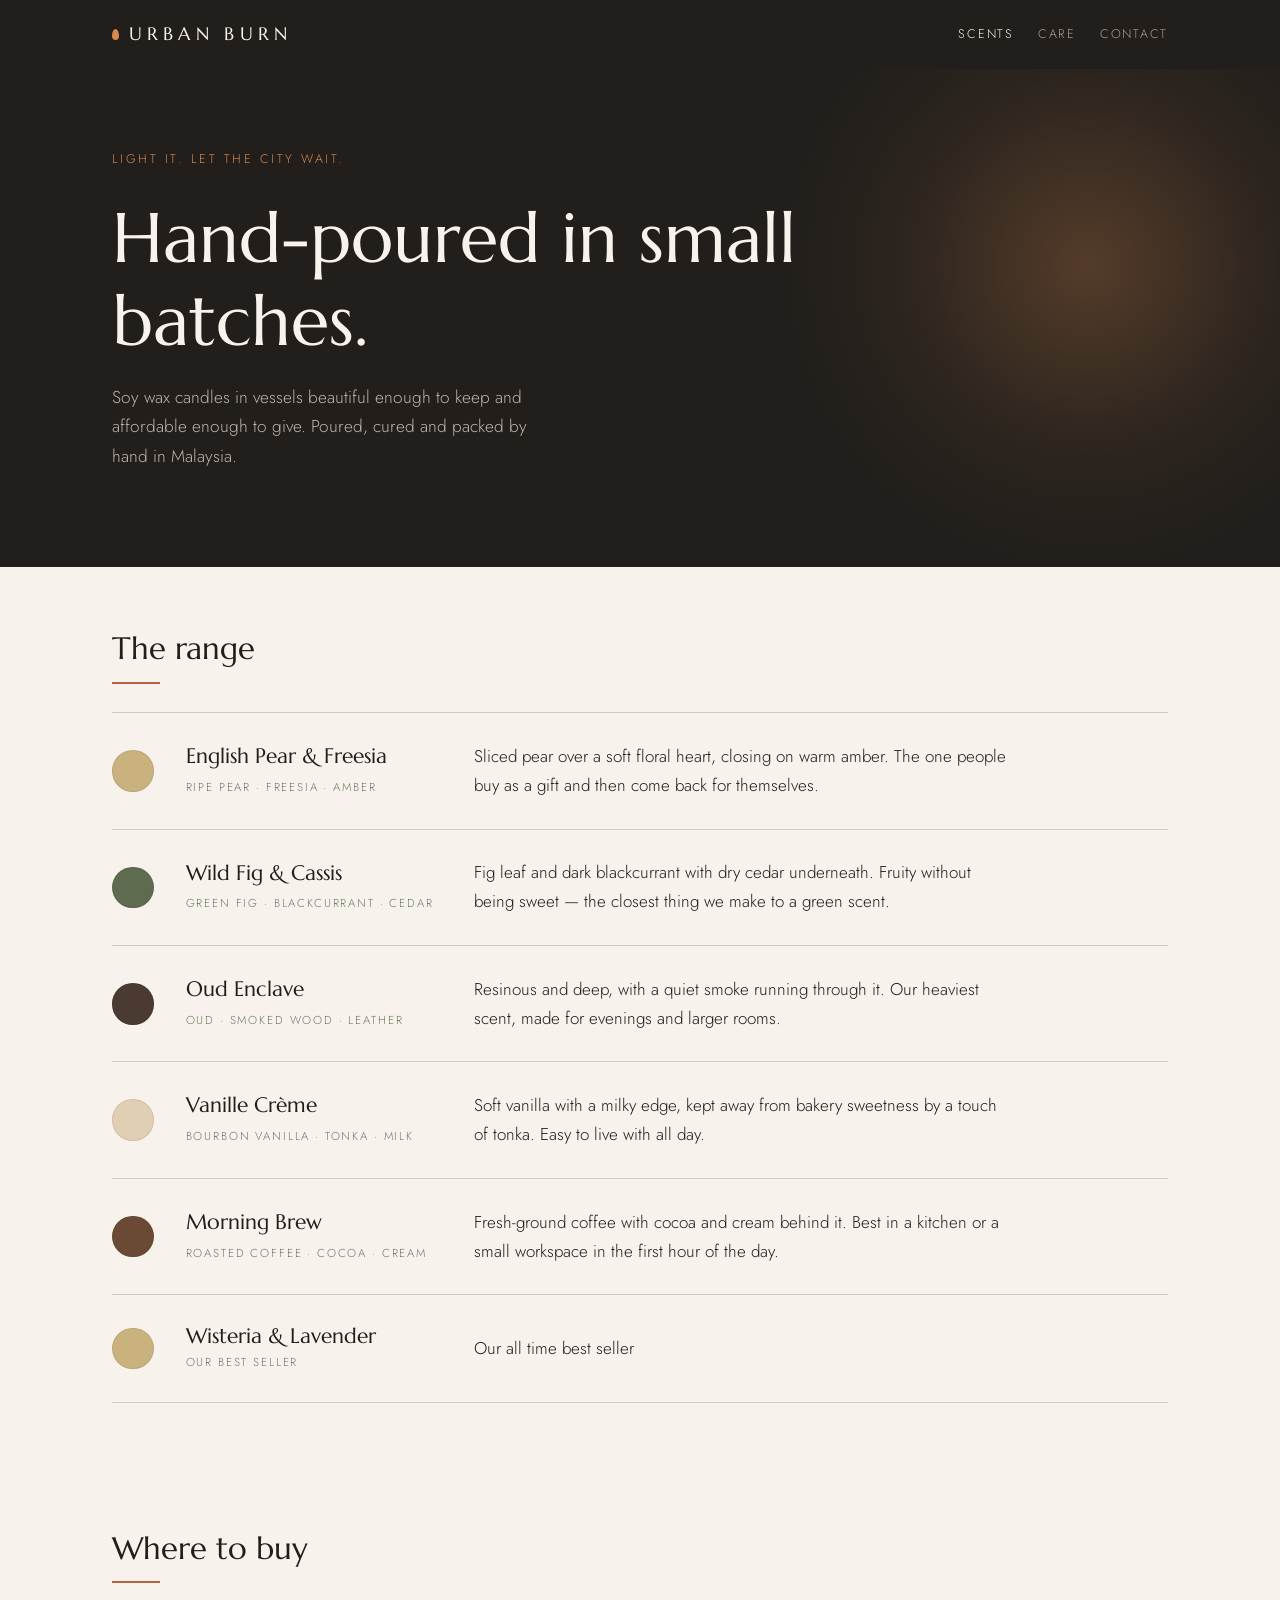
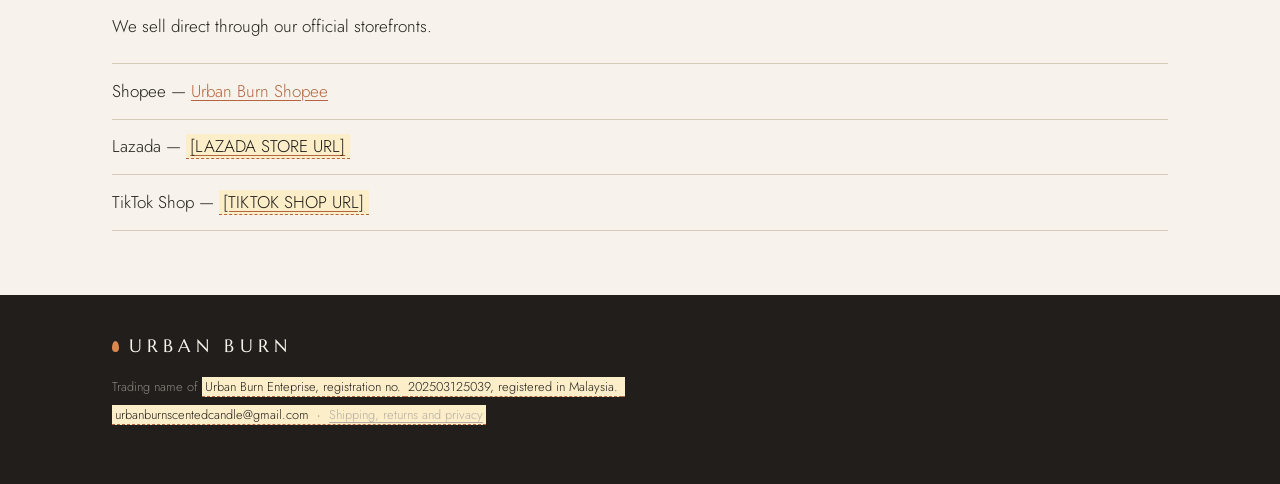
<file: index.html>
<!DOCTYPE html>
<html lang="en">
<head>
<meta charset="utf-8">
<meta name="viewport" content="width=device-width, initial-scale=1">
<title>Urban Burn — Hand-poured scented candles, Malaysia</title>
<meta name="description" content="Urban Burn hand-pours scented soy candles in Malaysia, in vessels made to be kept.">
<link rel="preconnect" href="https://fonts.googleapis.com">
<link rel="preconnect" href="https://fonts.gstatic.com" crossorigin>
<link href="https://fonts.googleapis.com/css2?family=Jost:wght@300;400;500&family=Marcellus&display=swap" rel="stylesheet">
<style>
:root {
  --ivory:#f7f3ec; --linen:#ece5d8; --ink:#211e1b; --smoke:#6f6862; --line:#d5cbb9;
  --clay:#b4653f; --moss:#6b7a5e; --ember:#d9884f;
  --pear:#c9b27e; --fig:#5e6b4f; --oud:#4a3a31; --vanille:#e0cfb2; --brew:#6b4a35;
}
*,*::before,*::after{box-sizing:border-box}
html{-webkit-text-size-adjust:100%}
body{margin:0;background:var(--ivory);color:var(--ink);font-family:"Jost",system-ui,-apple-system,sans-serif;font-weight:300;font-size:17px;line-height:1.7}
h1,h2,h3,.wordmark,.scent-name{font-family:"Marcellus",Georgia,serif;font-weight:400;line-height:1.18}
p{margin:0 0 1.15em;max-width:62ch}
a{color:var(--clay);text-underline-offset:3px}
a:hover{color:var(--ink)}
a:focus-visible{outline:2px solid var(--ember);outline-offset:3px}
.wrap{width:min(100% - 2.5rem,66rem);margin-inline:auto}

.wordmark{font-size:1.1rem;letter-spacing:.3em;text-transform:uppercase;text-decoration:none;color:inherit;display:inline-flex;align-items:center;gap:.6rem}
.wordmark .flame{width:7px;height:11px;border-radius:50% 50% 50% 50%/62% 62% 38% 38%;background:var(--ember);flex:none}

.site-head{padding:1.5rem 0}
.site-head.on-dark{background:var(--ink);color:var(--ivory)}
.site-head .wrap{display:flex;flex-wrap:wrap;align-items:center;gap:.6rem 1.6rem}
.site-nav{display:flex;gap:1.5rem;font-size:.78rem;letter-spacing:.14em;text-transform:uppercase;margin-left:auto}
.site-nav a{color:var(--smoke);text-decoration:none}
.on-dark .site-nav a{color:#a9a09a}
.site-nav a:hover,.site-nav a[aria-current="page"]{color:var(--ink)}
.on-dark .site-nav a:hover,.on-dark .site-nav a[aria-current="page"]{color:var(--ivory)}

.hero{background:var(--ink);color:var(--ivory);padding:5rem 0 6rem;position:relative;overflow:hidden}
.hero::after{content:"";position:absolute;top:-25%;right:-10%;width:40rem;height:40rem;background:radial-gradient(circle,rgba(217,136,79,.28) 0%,rgba(217,136,79,.06) 42%,transparent 68%);pointer-events:none}
.hero .wrap{position:relative;z-index:1}
.hero h1{font-size:clamp(2.4rem,7.5vw,4.4rem);margin:0 0 1.3rem;max-width:16ch}
.hero .tagline{color:var(--ember);letter-spacing:.2em;text-transform:uppercase;font-size:.78rem;margin:0 0 1.6rem}
.hero .lede{color:#bdb4ac;font-size:1.08rem;max-width:44ch;margin:0}

.band{padding:4rem 0}
.band.linen{background:var(--linen)}
h1.page-title{font-size:clamp(2rem,6vw,3rem);margin:0 0 .6rem}
h2{font-size:clamp(1.4rem,3.2vw,1.95rem);margin:0 0 1.8rem}
.band h2:not(:first-child){margin-top:3rem}
h2 .rule{display:block;width:3rem;height:2px;background:var(--clay);margin-top:.85rem}

.scents{list-style:none;margin:0;padding:0}
.scent{display:grid;grid-template-columns:auto 1fr;gap:.2rem 1.2rem;padding:1.8rem 0;border-top:1px solid var(--line);align-items:start}
.scent:last-child{border-bottom:1px solid var(--line)}
.swatch{width:2.6rem;height:2.6rem;border-radius:50%;grid-row:span 3;box-shadow:inset 0 0 0 1px rgba(0,0,0,.08)}
.scent-name{font-size:1.3rem;margin:.1rem 0 .2rem}
.scent-notes{font-size:.72rem;letter-spacing:.16em;text-transform:uppercase;color:var(--moss);margin:0 0 .6rem}
.scent p.body{margin:0;max-width:54ch}
@media(min-width:48rem){
 .scent{grid-template-columns:2.6rem 16rem 1fr;gap:0 2rem;align-items:center}
 .swatch{grid-row:span 2}
 .scent-name{grid-column:2;margin:0}
 .scent-notes{grid-column:2;margin:.3rem 0 0}
 .scent p.body{grid-column:3;grid-row:1/span 2}
}

.gallery{display:grid;gap:1rem;grid-template-columns:repeat(auto-fit,minmax(12rem,1fr));margin:0 0 2rem}
.slot{aspect-ratio:4/5;border:1px dashed var(--clay);background:rgba(180,101,63,.05);display:grid;place-content:center;text-align:center;padding:1rem;color:var(--clay);font-size:.72rem;letter-spacing:.06em;line-height:1.5}
.slot img{width:100%;height:100%;object-fit:cover}

.channels,.care{list-style:none;padding:0;margin:1.4rem 0 0}
.channels li{padding:.8rem 0;border-bottom:1px solid var(--line)}
.channels li:first-child{border-top:1px solid var(--line)}
.care li{padding:1rem 0;border-bottom:1px solid var(--line);max-width:62ch}
.care strong{font-weight:500}
.meta{color:var(--smoke);font-size:.95rem}

.fill{background:#fbeec9;border-bottom:1px dashed var(--clay);padding:0 .25em;color:var(--ink)}

.site-foot{background:var(--ink);color:#8e8780;padding:2.6rem 0 3.2rem;font-size:.8rem}
.site-foot .wordmark{color:var(--ivory);margin-bottom:1.2rem}
.site-foot p{max-width:none;margin:0 0 .4rem}
.site-foot a{color:#b6aca4}

@media(prefers-reduced-motion:reduce){*{animation:none!important;transition:none!important}}

</style>
</head>
<body>

<header class="site-head on-dark">
  <div class="wrap">
    <a class="wordmark" href="index.html"><span class="flame"></span>Urban Burn</a>
    <nav class="site-nav">
      <a href="index.html" aria-current="page">Scents</a>
      <a href="care.html">Care</a>
      <a href="contact.html">Contact</a>
    </nav>
  </div>
</header>

<section class="hero">
  <div class="wrap">
    <p class="tagline">Light it. Let the city wait.</p>
    <h1>Hand-poured in small batches.</h1>
    <p class="lede">Soy wax candles in vessels beautiful enough to keep and affordable enough to give. Poured, cured and packed by hand in Malaysia.</p>
  </div>
</section>

<main>

  <section class="band">
    <div class="wrap">
      <h2>The range<span class="rule"></span></h2>
      <ul class="scents">
      <li class="scent">
        <span class="swatch" style="background: var(--pear)"></span>
        <h3 class="scent-name">English Pear &amp; Freesia</h3>
        <p class="scent-notes">Ripe pear · Freesia · Amber</p>
        <p class="body">Sliced pear over a soft floral heart, closing on warm amber. The one people buy as a gift and then come back for themselves.</p>
      </li>
      <li class="scent">
        <span class="swatch" style="background: var(--fig)"></span>
        <h3 class="scent-name">Wild Fig &amp; Cassis</h3>
        <p class="scent-notes">Green fig · Blackcurrant · Cedar</p>
        <p class="body">Fig leaf and dark blackcurrant with dry cedar underneath. Fruity without being sweet — the closest thing we make to a green scent.</p>
      </li>
      <li class="scent">
        <span class="swatch" style="background: var(--oud)"></span>
        <h3 class="scent-name">Oud Enclave</h3>
        <p class="scent-notes">Oud · Smoked wood · Leather</p>
        <p class="body">Resinous and deep, with a quiet smoke running through it. Our heaviest scent, made for evenings and larger rooms.</p>
      </li>
      <li class="scent">
        <span class="swatch" style="background: var(--vanille)"></span>
        <h3 class="scent-name">Vanille Crème</h3>
        <p class="scent-notes">Bourbon vanilla · Tonka · Milk</p>
        <p class="body">Soft vanilla with a milky edge, kept away from bakery sweetness by a touch of tonka. Easy to live with all day.</p>
      </li>
      <li class="scent">
        <span class="swatch" style="background: var(--brew)"></span>
        <h3 class="scent-name">Morning Brew</h3>
        <p class="scent-notes">Roasted coffee · Cocoa · Cream</p>
        <p class="body">Fresh-ground coffee with cocoa and cream behind it. Best in a kitchen or a small workspace in the first hour of the day.</p>
      </li>
      <li class="scent">
        <span class="swatch" style="background: var(--pear)"></span>
        <h3 class="scent-name">Wisteria & Lavender</span></h3>
        <p class="scent-notes">Our Best Seller</span></p>
        <p class="body">Our all time best seller</span></p>
      </li>
      </ul>
    </div>
  </section>

   <section class="band">
    <div class="wrap">
      <h2>Where to buy<span class="rule"></span></h2>
      <p>We sell direct through our official storefronts.</p>
      <ul class="channels">
        <li>Shopee — <a href="https://shopee.com.my/shop/120804546">Urban Burn Shopee</a></li>
        <li>Lazada — <a href="#"><span class="fill">[LAZADA STORE URL]</span></a></li>
        <li>TikTok Shop — <a href="#"><span class="fill">[TIKTOK SHOP URL]</span></a></li>
      </ul>
    </div>
  </section>

</main>

<footer class="site-foot">
  <div class="wrap">
    <a class="wordmark" href="index.html"><span class="flame"></span>Urban Burn</a>
    <p>Trading name of <span class="fill">Urban Burn Enteprise, registration no. <span class="fill">202503125039, registered in Malaysia.</p>
    <p><span class="fill">urbanburnscentedcandle@gmail.com &nbsp;·&nbsp; <a href="policies.html">Shipping, returns and privacy</a></p>
  </div>
</footer>

</body>
</html>
</file>
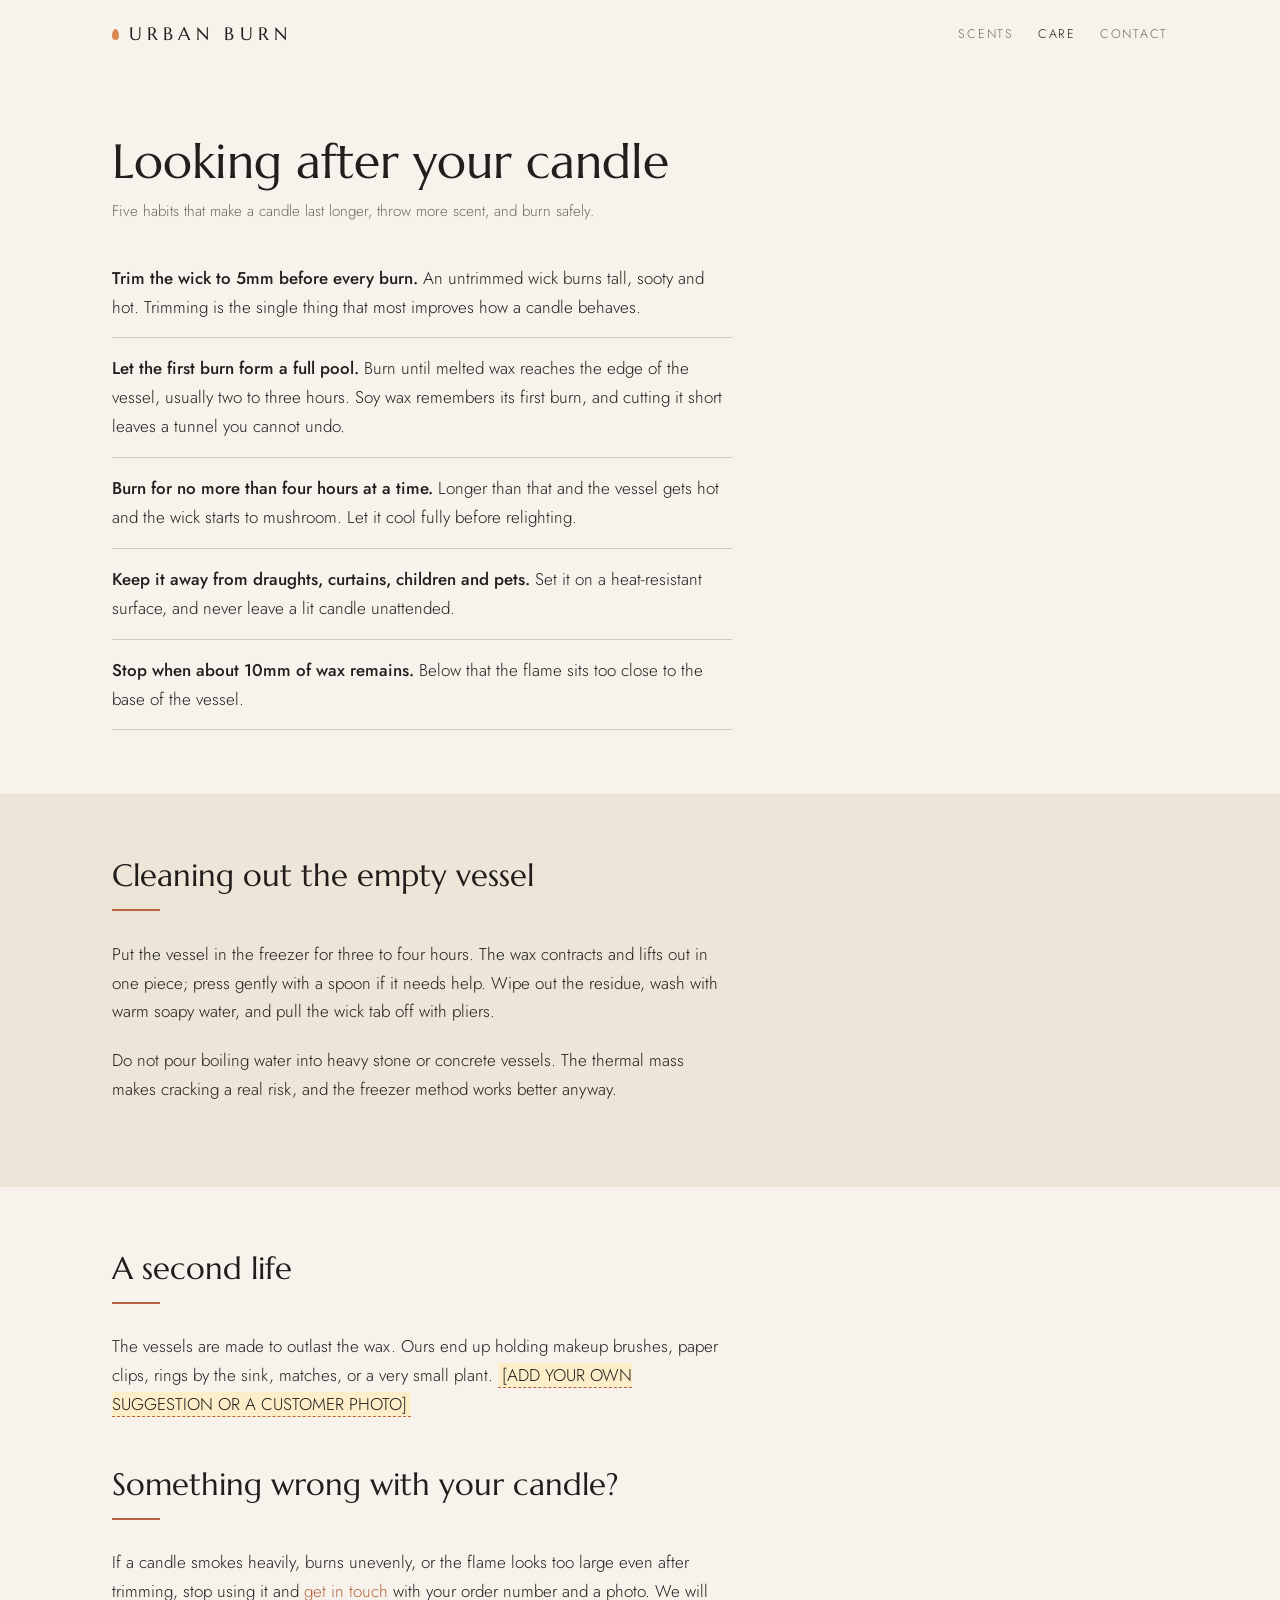
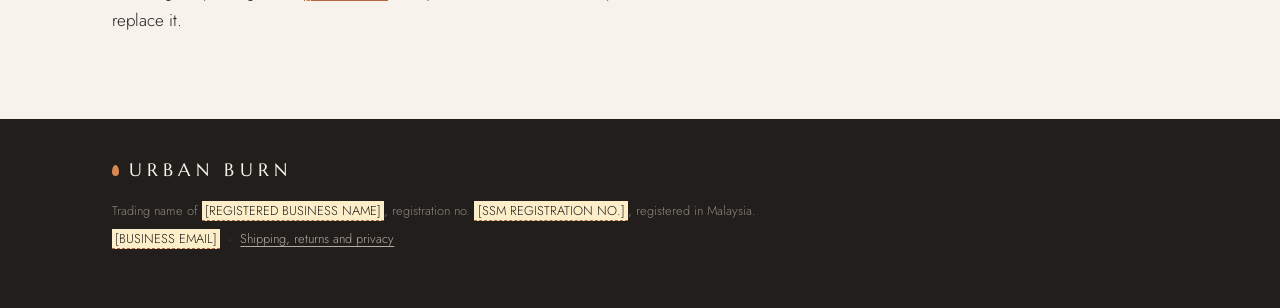
<file: care.html>
<!DOCTYPE html>
<html lang="en">
<head>
<meta charset="utf-8">
<meta name="viewport" content="width=device-width, initial-scale=1">
<title>Candle care — Urban Burn</title>
<meta name="description" content="How to burn an Urban Burn candle safely, get a clean melt pool, and reuse the vessel.">
<link rel="preconnect" href="https://fonts.googleapis.com">
<link rel="preconnect" href="https://fonts.gstatic.com" crossorigin>
<link href="https://fonts.googleapis.com/css2?family=Jost:wght@300;400;500&family=Marcellus&display=swap" rel="stylesheet">
<style>
:root {
  --ivory:#f7f3ec; --linen:#ece5d8; --ink:#211e1b; --smoke:#6f6862; --line:#d5cbb9;
  --clay:#b4653f; --moss:#6b7a5e; --ember:#d9884f;
  --pear:#c9b27e; --fig:#5e6b4f; --oud:#4a3a31; --vanille:#e0cfb2; --brew:#6b4a35;
}
*,*::before,*::after{box-sizing:border-box}
html{-webkit-text-size-adjust:100%}
body{margin:0;background:var(--ivory);color:var(--ink);font-family:"Jost",system-ui,-apple-system,sans-serif;font-weight:300;font-size:17px;line-height:1.7}
h1,h2,h3,.wordmark,.scent-name{font-family:"Marcellus",Georgia,serif;font-weight:400;line-height:1.18}
p{margin:0 0 1.15em;max-width:62ch}
a{color:var(--clay);text-underline-offset:3px}
a:hover{color:var(--ink)}
a:focus-visible{outline:2px solid var(--ember);outline-offset:3px}
.wrap{width:min(100% - 2.5rem,66rem);margin-inline:auto}

.wordmark{font-size:1.1rem;letter-spacing:.3em;text-transform:uppercase;text-decoration:none;color:inherit;display:inline-flex;align-items:center;gap:.6rem}
.wordmark .flame{width:7px;height:11px;border-radius:50% 50% 50% 50%/62% 62% 38% 38%;background:var(--ember);flex:none}

.site-head{padding:1.5rem 0}
.site-head.on-dark{background:var(--ink);color:var(--ivory)}
.site-head .wrap{display:flex;flex-wrap:wrap;align-items:center;gap:.6rem 1.6rem}
.site-nav{display:flex;gap:1.5rem;font-size:.78rem;letter-spacing:.14em;text-transform:uppercase;margin-left:auto}
.site-nav a{color:var(--smoke);text-decoration:none}
.on-dark .site-nav a{color:#a9a09a}
.site-nav a:hover,.site-nav a[aria-current="page"]{color:var(--ink)}
.on-dark .site-nav a:hover,.on-dark .site-nav a[aria-current="page"]{color:var(--ivory)}

.hero{background:var(--ink);color:var(--ivory);padding:5rem 0 6rem;position:relative;overflow:hidden}
.hero::after{content:"";position:absolute;top:-25%;right:-10%;width:40rem;height:40rem;background:radial-gradient(circle,rgba(217,136,79,.28) 0%,rgba(217,136,79,.06) 42%,transparent 68%);pointer-events:none}
.hero .wrap{position:relative;z-index:1}
.hero h1{font-size:clamp(2.4rem,7.5vw,4.4rem);margin:0 0 1.3rem;max-width:16ch}
.hero .tagline{color:var(--ember);letter-spacing:.2em;text-transform:uppercase;font-size:.78rem;margin:0 0 1.6rem}
.hero .lede{color:#bdb4ac;font-size:1.08rem;max-width:44ch;margin:0}

.band{padding:4rem 0}
.band.linen{background:var(--linen)}
h1.page-title{font-size:clamp(2rem,6vw,3rem);margin:0 0 .6rem}
h2{font-size:clamp(1.4rem,3.2vw,1.95rem);margin:0 0 1.8rem}
.band h2:not(:first-child){margin-top:3rem}
h2 .rule{display:block;width:3rem;height:2px;background:var(--clay);margin-top:.85rem}

.scents{list-style:none;margin:0;padding:0}
.scent{display:grid;grid-template-columns:auto 1fr;gap:.2rem 1.2rem;padding:1.8rem 0;border-top:1px solid var(--line);align-items:start}
.scent:last-child{border-bottom:1px solid var(--line)}
.swatch{width:2.6rem;height:2.6rem;border-radius:50%;grid-row:span 3;box-shadow:inset 0 0 0 1px rgba(0,0,0,.08)}
.scent-name{font-size:1.3rem;margin:.1rem 0 .2rem}
.scent-notes{font-size:.72rem;letter-spacing:.16em;text-transform:uppercase;color:var(--moss);margin:0 0 .6rem}
.scent p.body{margin:0;max-width:54ch}
@media(min-width:48rem){
 .scent{grid-template-columns:2.6rem 16rem 1fr;gap:0 2rem;align-items:center}
 .swatch{grid-row:span 2}
 .scent-name{grid-column:2;margin:0}
 .scent-notes{grid-column:2;margin:.3rem 0 0}
 .scent p.body{grid-column:3;grid-row:1/span 2}
}

.gallery{display:grid;gap:1rem;grid-template-columns:repeat(auto-fit,minmax(12rem,1fr));margin:0 0 2rem}
.slot{aspect-ratio:4/5;border:1px dashed var(--clay);background:rgba(180,101,63,.05);display:grid;place-content:center;text-align:center;padding:1rem;color:var(--clay);font-size:.72rem;letter-spacing:.06em;line-height:1.5}
.slot img{width:100%;height:100%;object-fit:cover}

.channels,.care{list-style:none;padding:0;margin:1.4rem 0 0}
.channels li{padding:.8rem 0;border-bottom:1px solid var(--line)}
.channels li:first-child{border-top:1px solid var(--line)}
.care li{padding:1rem 0;border-bottom:1px solid var(--line);max-width:62ch}
.care strong{font-weight:500}
.meta{color:var(--smoke);font-size:.95rem}

.fill{background:#fbeec9;border-bottom:1px dashed var(--clay);padding:0 .25em;color:var(--ink)}

.site-foot{background:var(--ink);color:#8e8780;padding:2.6rem 0 3.2rem;font-size:.8rem}
.site-foot .wordmark{color:var(--ivory);margin-bottom:1.2rem}
.site-foot p{max-width:none;margin:0 0 .4rem}
.site-foot a{color:#b6aca4}

@media(prefers-reduced-motion:reduce){*{animation:none!important;transition:none!important}}

</style>
</head>
<body>

<header class="site-head">
  <div class="wrap">
    <a class="wordmark" href="index.html"><span class="flame"></span>Urban Burn</a>
    <nav class="site-nav">
      <a href="index.html">Scents</a>
      <a href="care.html" aria-current="page">Care</a>
      <a href="contact.html">Contact</a>
    </nav>
  </div>
</header>

<main>
  <section class="band">
    <div class="wrap">
      <h1 class="page-title">Looking after your candle</h1>
      <p class="meta">Five habits that make a candle last longer, throw more scent, and burn safely.</p>
      <ul class="care">
        <li><strong>Trim the wick to 5mm before every burn.</strong> An untrimmed wick burns tall, sooty and hot. Trimming is the single thing that most improves how a candle behaves.</li>
        <li><strong>Let the first burn form a full pool.</strong> Burn until melted wax reaches the edge of the vessel, usually two to three hours. Soy wax remembers its first burn, and cutting it short leaves a tunnel you cannot undo.</li>
        <li><strong>Burn for no more than four hours at a time.</strong> Longer than that and the vessel gets hot and the wick starts to mushroom. Let it cool fully before relighting.</li>
        <li><strong>Keep it away from draughts, curtains, children and pets.</strong> Set it on a heat-resistant surface, and never leave a lit candle unattended.</li>
        <li><strong>Stop when about 10mm of wax remains.</strong> Below that the flame sits too close to the base of the vessel.</li>
      </ul>
    </div>
  </section>

  <section class="band linen">
    <div class="wrap">
      <h2>Cleaning out the empty vessel<span class="rule"></span></h2>
      <p>Put the vessel in the freezer for three to four hours. The wax contracts and lifts out in one piece; press gently with a spoon if it needs help. Wipe out the residue, wash with warm soapy water, and pull the wick tab off with pliers.</p>
      <p>Do not pour boiling water into heavy stone or concrete vessels. The thermal mass makes cracking a real risk, and the freezer method works better anyway.</p>
    </div>
  </section>

  <section class="band">
    <div class="wrap">
      <h2>A second life<span class="rule"></span></h2>
      <p>The vessels are made to outlast the wax. Ours end up holding makeup brushes, paper clips, rings by the sink, matches, or a very small plant. <span class="fill">[ADD YOUR OWN SUGGESTION OR A CUSTOMER PHOTO]</span></p>
      <h2>Something wrong with your candle?<span class="rule"></span></h2>
      <p>If a candle smokes heavily, burns unevenly, or the flame looks too large even after trimming, stop using it and <a href="contact.html">get in touch</a> with your order number and a photo. We will replace it.</p>
    </div>
  </section>
</main>

<footer class="site-foot">
  <div class="wrap">
    <a class="wordmark" href="index.html"><span class="flame"></span>Urban Burn</a>
    <p>Trading name of <span class="fill">[REGISTERED BUSINESS NAME]</span>, registration no. <span class="fill">[SSM REGISTRATION NO.]</span>, registered in Malaysia.</p>
    <p><span class="fill">[BUSINESS EMAIL]</span> &nbsp;·&nbsp; <a href="policies.html">Shipping, returns and privacy</a></p>
  </div>
</footer>

</body>
</html>
</file>
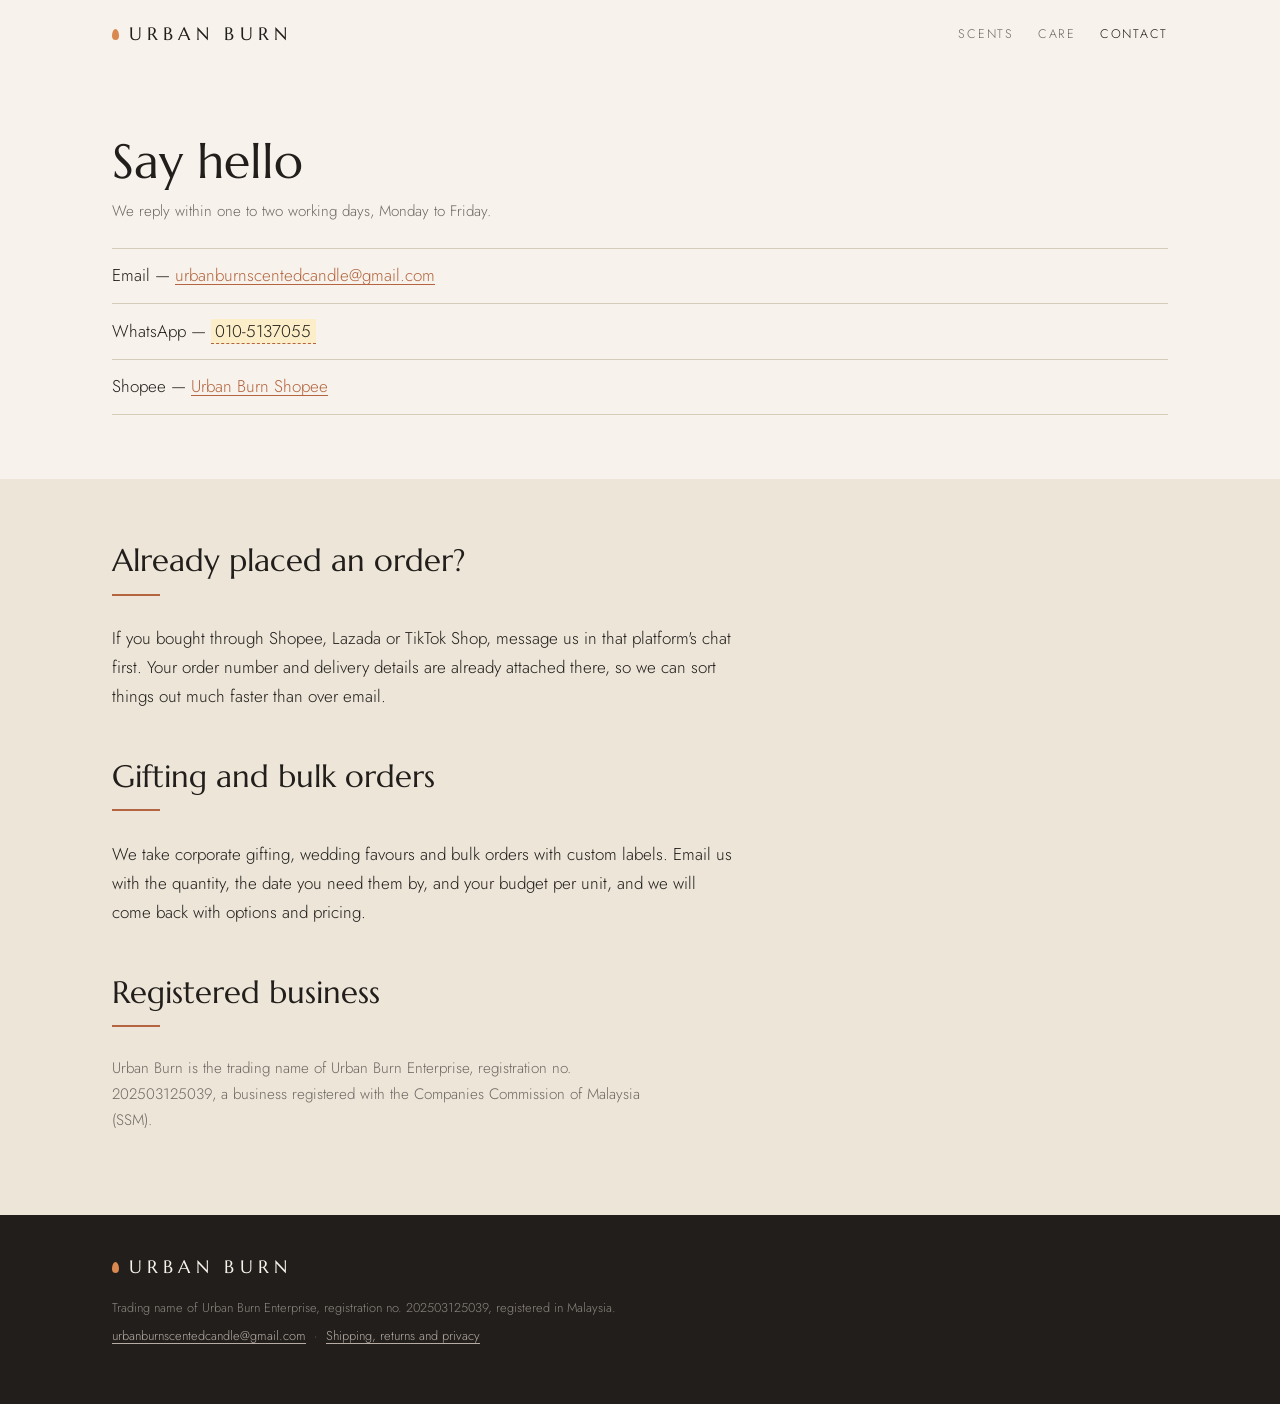
<file: contact.html>
<!DOCTYPE html>
<html lang="en">
<head>
<meta charset="utf-8">
<meta name="viewport" content="width=device-width, initial-scale=1">
<title>Contact — Urban Burn</title>
<meta name="description" content="Contact Urban Burn about an order, gifting and bulk enquiries, or a candle you already own.">
<link rel="preconnect" href="https://fonts.googleapis.com">
<link rel="preconnect" href="https://fonts.gstatic.com" crossorigin>
<link href="https://fonts.googleapis.com/css2?family=Jost:wght@300;400;500&family=Marcellus&display=swap" rel="stylesheet">
<style>
:root {
  --ivory:#f7f3ec; --linen:#ece5d8; --ink:#211e1b; --smoke:#6f6862; --line:#d5cbb9;
  --clay:#b4653f; --moss:#6b7a5e; --ember:#d9884f;
  --pear:#c9b27e; --fig:#5e6b4f; --oud:#4a3a31; --vanille:#e0cfb2; --brew:#6b4a35;
}
*,*::before,*::after{box-sizing:border-box}
html{-webkit-text-size-adjust:100%}
body{margin:0;background:var(--ivory);color:var(--ink);font-family:"Jost",system-ui,-apple-system,sans-serif;font-weight:300;font-size:17px;line-height:1.7}
h1,h2,h3,.wordmark,.scent-name{font-family:"Marcellus",Georgia,serif;font-weight:400;line-height:1.18}
p{margin:0 0 1.15em;max-width:62ch}
a{color:var(--clay);text-underline-offset:3px}
a:hover{color:var(--ink)}
a:focus-visible{outline:2px solid var(--ember);outline-offset:3px}
.wrap{width:min(100% - 2.5rem,66rem);margin-inline:auto}

.wordmark{font-size:1.1rem;letter-spacing:.3em;text-transform:uppercase;text-decoration:none;color:inherit;display:inline-flex;align-items:center;gap:.6rem}
.wordmark .flame{width:7px;height:11px;border-radius:50% 50% 50% 50%/62% 62% 38% 38%;background:var(--ember);flex:none}

.site-head{padding:1.5rem 0}
.site-head.on-dark{background:var(--ink);color:var(--ivory)}
.site-head .wrap{display:flex;flex-wrap:wrap;align-items:center;gap:.6rem 1.6rem}
.site-nav{display:flex;gap:1.5rem;font-size:.78rem;letter-spacing:.14em;text-transform:uppercase;margin-left:auto}
.site-nav a{color:var(--smoke);text-decoration:none}
.on-dark .site-nav a{color:#a9a09a}
.site-nav a:hover,.site-nav a[aria-current="page"]{color:var(--ink)}
.on-dark .site-nav a:hover,.on-dark .site-nav a[aria-current="page"]{color:var(--ivory)}

.hero{background:var(--ink);color:var(--ivory);padding:5rem 0 6rem;position:relative;overflow:hidden}
.hero::after{content:"";position:absolute;top:-25%;right:-10%;width:40rem;height:40rem;background:radial-gradient(circle,rgba(217,136,79,.28) 0%,rgba(217,136,79,.06) 42%,transparent 68%);pointer-events:none}
.hero .wrap{position:relative;z-index:1}
.hero h1{font-size:clamp(2.4rem,7.5vw,4.4rem);margin:0 0 1.3rem;max-width:16ch}
.hero .tagline{color:var(--ember);letter-spacing:.2em;text-transform:uppercase;font-size:.78rem;margin:0 0 1.6rem}
.hero .lede{color:#bdb4ac;font-size:1.08rem;max-width:44ch;margin:0}

.band{padding:4rem 0}
.band.linen{background:var(--linen)}
h1.page-title{font-size:clamp(2rem,6vw,3rem);margin:0 0 .6rem}
h2{font-size:clamp(1.4rem,3.2vw,1.95rem);margin:0 0 1.8rem}
.band h2:not(:first-child){margin-top:3rem}
h2 .rule{display:block;width:3rem;height:2px;background:var(--clay);margin-top:.85rem}

.scents{list-style:none;margin:0;padding:0}
.scent{display:grid;grid-template-columns:auto 1fr;gap:.2rem 1.2rem;padding:1.8rem 0;border-top:1px solid var(--line);align-items:start}
.scent:last-child{border-bottom:1px solid var(--line)}
.swatch{width:2.6rem;height:2.6rem;border-radius:50%;grid-row:span 3;box-shadow:inset 0 0 0 1px rgba(0,0,0,.08)}
.scent-name{font-size:1.3rem;margin:.1rem 0 .2rem}
.scent-notes{font-size:.72rem;letter-spacing:.16em;text-transform:uppercase;color:var(--moss);margin:0 0 .6rem}
.scent p.body{margin:0;max-width:54ch}
@media(min-width:48rem){
 .scent{grid-template-columns:2.6rem 16rem 1fr;gap:0 2rem;align-items:center}
 .swatch{grid-row:span 2}
 .scent-name{grid-column:2;margin:0}
 .scent-notes{grid-column:2;margin:.3rem 0 0}
 .scent p.body{grid-column:3;grid-row:1/span 2}
}

.gallery{display:grid;gap:1rem;grid-template-columns:repeat(auto-fit,minmax(12rem,1fr));margin:0 0 2rem}
.slot{aspect-ratio:4/5;border:1px dashed var(--clay);background:rgba(180,101,63,.05);display:grid;place-content:center;text-align:center;padding:1rem;color:var(--clay);font-size:.72rem;letter-spacing:.06em;line-height:1.5}
.slot img{width:100%;height:100%;object-fit:cover}

.channels,.care{list-style:none;padding:0;margin:1.4rem 0 0}
.channels li{padding:.8rem 0;border-bottom:1px solid var(--line)}
.channels li:first-child{border-top:1px solid var(--line)}
.care li{padding:1rem 0;border-bottom:1px solid var(--line);max-width:62ch}
.care strong{font-weight:500}
.meta{color:var(--smoke);font-size:.95rem}

.fill{background:#fbeec9;border-bottom:1px dashed var(--clay);padding:0 .25em;color:var(--ink)}

.site-foot{background:var(--ink);color:#8e8780;padding:2.6rem 0 3.2rem;font-size:.8rem}
.site-foot .wordmark{color:var(--ivory);margin-bottom:1.2rem}
.site-foot p{max-width:none;margin:0 0 .4rem}
.site-foot a{color:#b6aca4}

@media(prefers-reduced-motion:reduce){*{animation:none!important;transition:none!important}}

</style>
</head>
<body>

<header class="site-head">
  <div class="wrap">
    <a class="wordmark" href="index.html"><span class="flame"></span>Urban Burn</a>
    <nav class="site-nav">
      <a href="index.html">Scents</a>
      <a href="care.html">Care</a>
      <a href="contact.html" aria-current="page">Contact</a>
    </nav>
  </div>
</header>

<main>
  <section class="band">
    <div class="wrap">
      <h1 class="page-title">Say hello</h1>
      <p class="meta">We reply within one to two working days, Monday to Friday.</p>
      <ul class="channels">
        <li>Email — <a href="mailto:urbanburnscentedcandle@gmail.com">urbanburnscentedcandle@gmail.com</a></li>
        <li>WhatsApp — <span class="fill">010-5137055
        <li>Shopee — <a href="https://shopee.com.my/shop/120804546">Urban Burn Shopee</a></li>
      </ul>
    </div>
  </section>

  <section class="band linen">
    <div class="wrap">
      <h2>Already placed an order?<span class="rule"></span></h2>
      <p>If you bought through Shopee, Lazada or TikTok Shop, message us in that platform's chat first. Your order number and delivery details are already attached there, so we can sort things out much faster than over email.</p>

      <h2>Gifting and bulk orders<span class="rule"></span></h2>
      <p>We take corporate gifting, wedding favours and bulk orders with custom labels. Email us with the quantity, the date you need them by, and your budget per unit, and we will come back with options and pricing.</p>

      <h2>Registered business<span class="rule"></span></h2>
      <p class="meta">Urban Burn is the trading name of Urban Burn Enterprise, registration no. 202503125039, a business registered with the Companies Commission of Malaysia (SSM).</p>
    </div>
  </section>
</main>

<footer class="site-foot">
  <div class="wrap">
    <a class="wordmark" href="index.html"><span class="flame"></span>Urban Burn</a>
    <p>Trading name of Urban Burn Enterprise, registration no. 202503125039, registered in Malaysia.</p>
    <p><a href="mailto:urbanburnscentedcandle@gmail.com">urbanburnscentedcandle@gmail.com</a> &nbsp;·&nbsp; <a href="policies.html">Shipping, returns and privacy</a></p>
  </div>
</footer>

</body>
</html>
</file>
